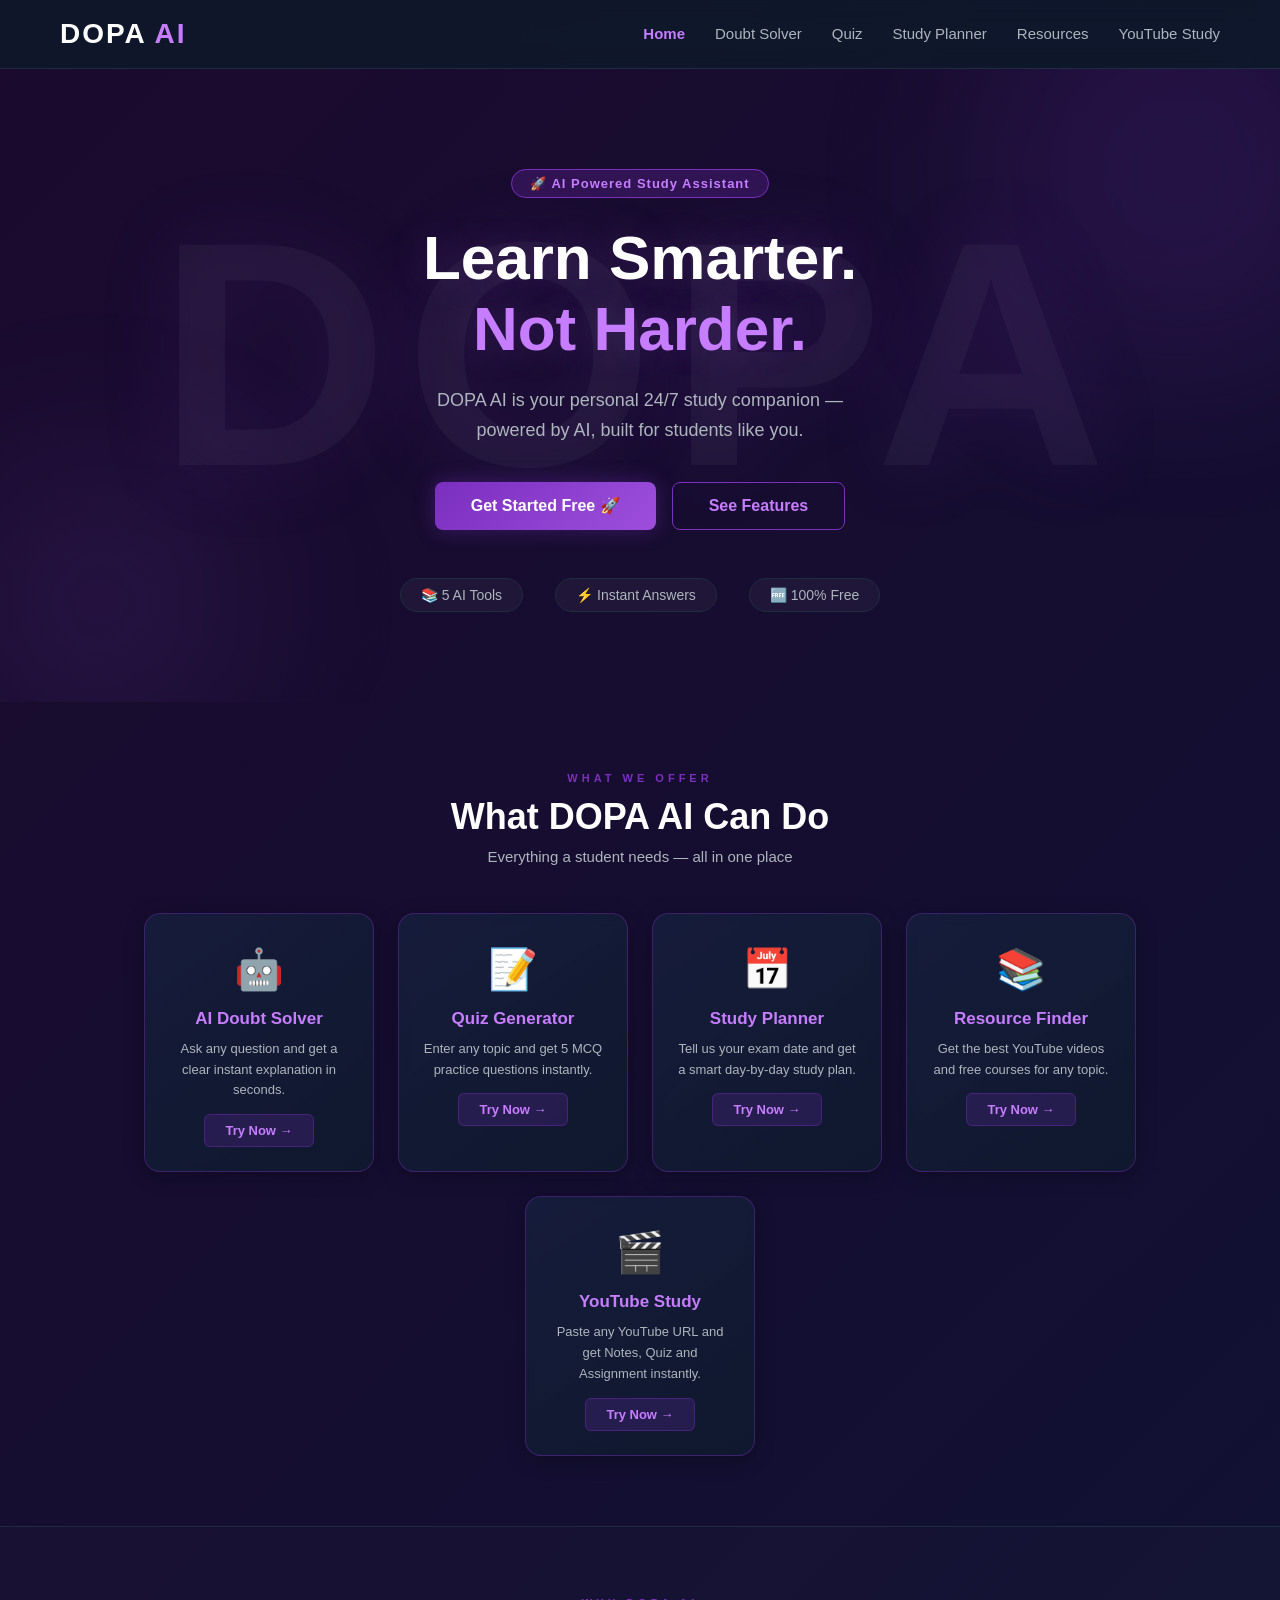
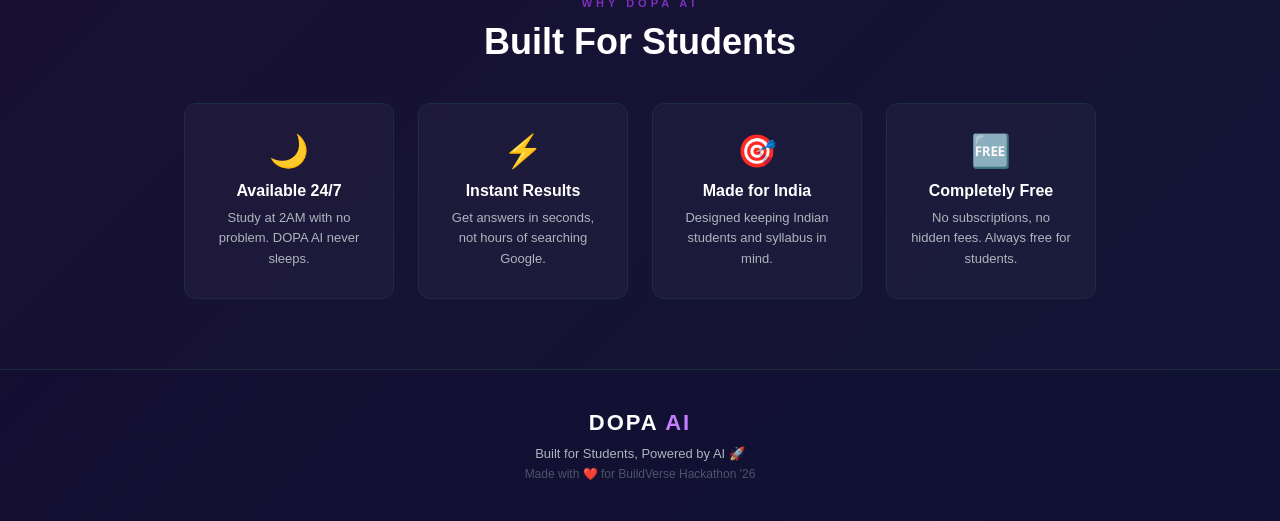
<file: index.html>
<!DOCTYPE html>
<html lang="en">
<head>
  <meta charset="UTF-8" />
  <meta name="viewport" content="width=device-width, initial-scale=1.0"/>
  <title>DOPA AI</title>
  <link rel="stylesheet" href="style.css" />
</head>
<body>

  <div class="bg-ball ball-1"></div>
  <div class="bg-ball ball-2"></div>
  <div class="bg-ball ball-3"></div>

  <nav class="navbar">
    <div class="logo">DOPA <span>AI</span></div>
    <ul class="nav-links">
      <li><a href="index.html" class="nav-active">Home</a></li>
      <li><a href="doubt.html">Doubt Solver</a></li>
      <li><a href="quiz.html">Quiz</a></li>
      <li><a href="planner.html">Study Planner</a></li>
      <li><a href="resources.html">Resources</a></li>
      <li><a href="youtube.html">YouTube Study</a></li>
      
      <li class="profile-container" id="userProfileComponent" style="display: none;">
        <div class="profile-avatar" onclick="toggleProfileDropdown(event)">
          <span id="userInitial">U</span>
        </div>
        <div class="profile-dropdown" id="profileDropdown">
          <div class="dropdown-header">
            <p class="user-display-name" id="dropdownName">Student Name</p>
            <p class="user-display-email" id="dropdownEmail">student@dopaai.com</p>
          </div>
          <hr class="dropdown-divider">
          <a href="#" class="logout-btn" onclick="handleLogout(event)">
            <span>🚪</span> Log Out
          </a>
        </div>
      </li>
    </ul>
  </nav>

  <section class="hero">
    <div class="hero-badge">🚀 AI Powered Study Assistant</div>
    <h1>Learn Smarter.<br><span>Not Harder.</span></h1>
    <p>DOPA AI is your personal 24/7 study companion —<br>powered by AI, built for students like you.</p>
    <div class="hero-buttons">
      <a href="auth.html" class="btn" id="getStartedBtn">Get Started Free 🚀</a>
      <a href="#features" class="btn-outline" id="seeFeaturesBtn">See Features</a>
    </div>
    <div class="hero-stats">
      <div class="stat">📚 5 AI Tools</div>
      <div class="stat">⚡ Instant Answers</div>
      <div class="stat">🆓 100% Free</div>
    </div>
    <div class="glow glow-1"></div>
    <div class="glow glow-2"></div>
  </section>

  <section class="features" id="features">
    <div class="features-label">WHAT WE OFFER</div>
    <h2>What DOPA AI Can Do</h2>
    <p class="features-sub">Everything a student needs — all in one place</p>
    <div class="cards">

      <div class="card">
        <div class="icon">🤖</div>
        <h3>AI Doubt Solver</h3>
        <p>Ask any question and get a clear instant explanation in seconds.</p>
        <a href="doubt.html" class="btn-small auth-gate">Try Now →</a>
      </div>

      <div class="card">
        <div class="icon">📝</div>
        <h3>Quiz Generator</h3>
        <p>Enter any topic and get 5 MCQ practice questions instantly.</p>
        <a href="quiz.html" class="btn-small auth-gate">Try Now →</a>
      </div>

      <div class="card">
        <div class="icon">📅</div>
        <h3>Study Planner</h3>
        <p>Tell us your exam date and get a smart day-by-day study plan.</p>
        <a href="planner.html" class="btn-small auth-gate">Try Now →</a>
      </div>

      <div class="card">
        <div class="icon">📚</div>
        <h3>Resource Finder</h3>
        <p>Get the best YouTube videos and free courses for any topic.</p>
        <a href="resources.html" class="btn-small auth-gate">Try Now →</a>
      </div>

      <div class="card">
        <div class="icon">🎬</div>
        <h3>YouTube Study</h3>
        <p>Paste any YouTube URL and get Notes, Quiz and Assignment instantly.</p>
        <a href="youtube.html" class="btn-small auth-gate">Try Now →</a>
      </div>

    </div>
  </section>

  <section class="why-section">
    <div class="features-label">WHY DOPA AI</div>
    <h2>Built For Students</h2>
    <div class="why-cards">
      <div class="why-card">
        <div class="why-icon">🌙</div>
        <h4>Available 24/7</h4>
        <p>Study at 2AM with no problem. DOPA AI never sleeps.</p>
      </div>
      <div class="why-card">
        <div class="why-icon">⚡</div>
        <h4>Instant Results</h4>
        <p>Get answers in seconds, not hours of searching Google.</p>
      </div>
      <div class="why-card">
        <div class="why-icon">🎯</div>
        <h4>Made for India</h4>
        <p>Designed keeping Indian students and syllabus in mind.</p>
      </div>
      <div class="why-card">
        <div class="why-icon">🆓</div>
        <h4>Completely Free</h4>
        <p>No subscriptions, no hidden fees. Always free for students.</p>
      </div>
    </div>
  </section>

  <footer>
    <div class="footer-logo">DOPA <span>AI</span></div>
    <p>Built for Students, Powered by AI 🚀</p>
    <p class="footer-sub">Made with ❤️ for BuildVerse Hackathon '26</p>
  </footer>

  <script>
    // Run core initialization as soon as document structures finish loading
    document.addEventListener("DOMContentLoaded", () => {
      initNavbarProfile();
    });

    // 1. Initialise and Display active Profile settings in the Header
    function initNavbarProfile() {
      const isUserLoggedIn = localStorage.getItem("isLoggedIn") === "true";
      const profileComponent = document.getElementById("userProfileComponent");

      if (isUserLoggedIn && profileComponent) {
        profileComponent.style.display = "inline-block";

        const activeEmail = localStorage.getItem("savedEmail") || "student@dopaai.com";
        let activeName = "Student";

        const rawData = localStorage.getItem(`user_${activeEmail.toLowerCase()}`);
        if (rawData) {
          try {
            const parsed = JSON.parse(rawData);
            activeName = parsed.name || "Student";
          } catch (e) {
            console.error("Failed to parse metadata", e);
          }
        }

        const initialText = document.getElementById("userInitial");
        const nameLabel = document.getElementById("dropdownName");
        const emailLabel = document.getElementById("dropdownEmail");

        if (initialText) initialText.innerText = activeName.charAt(0).toUpperCase();
        if (nameLabel) nameLabel.innerText = activeName;
        if (emailLabel) emailLabel.innerText = activeEmail;
      }
    }

    // 2. Open and Close dropdown menus smoothly
    function toggleProfileDropdown(event) {
      event.stopPropagation();
      const dropdown = document.getElementById("profileDropdown");
      if (dropdown) dropdown.classList.toggle("show");
    }

    window.addEventListener("click", () => {
      const dropdown = document.getElementById("profileDropdown");
      if (dropdown && dropdown.classList.contains("show")) {
        dropdown.classList.remove("show");
      }
    });

    // 3. Clear session profile validation and kick down into index
    function handleLogout(event) {
      event.preventDefault();
      const userConfirm = confirm("Are you sure you want to log out of DOPA AI?");
      if (userConfirm) {
        localStorage.removeItem("isLoggedIn");
        window.location.reload();
      }
    }

    // 4. Smart Dynamic Actions for Hero Buttons
    document.getElementById("getStartedBtn").addEventListener("click", function(e) {
      // If already logged in, change behavior to drop down to features smoothly instead of forcing a page jump
      if (localStorage.getItem("isLoggedIn") === "true") {
        e.preventDefault(); 
        document.getElementById("features").scrollIntoView({ behavior: "smooth" });
      }
    });

    document.getElementById("seeFeaturesBtn").addEventListener("click", function(e) {
      e.preventDefault();
      document.getElementById("features").scrollIntoView({ behavior: "smooth" });
    });

    // 5. Smart Redirect for individual Feature Cards
    document.querySelectorAll(".auth-gate").forEach(function(element) {
      element.addEventListener("click", function(e) {
        if (localStorage.getItem("isLoggedIn") !== "true") {
          e.preventDefault();
          window.location.href = "auth.html";
        }
      });
    });
  </script>

</body>
</html>
</file>
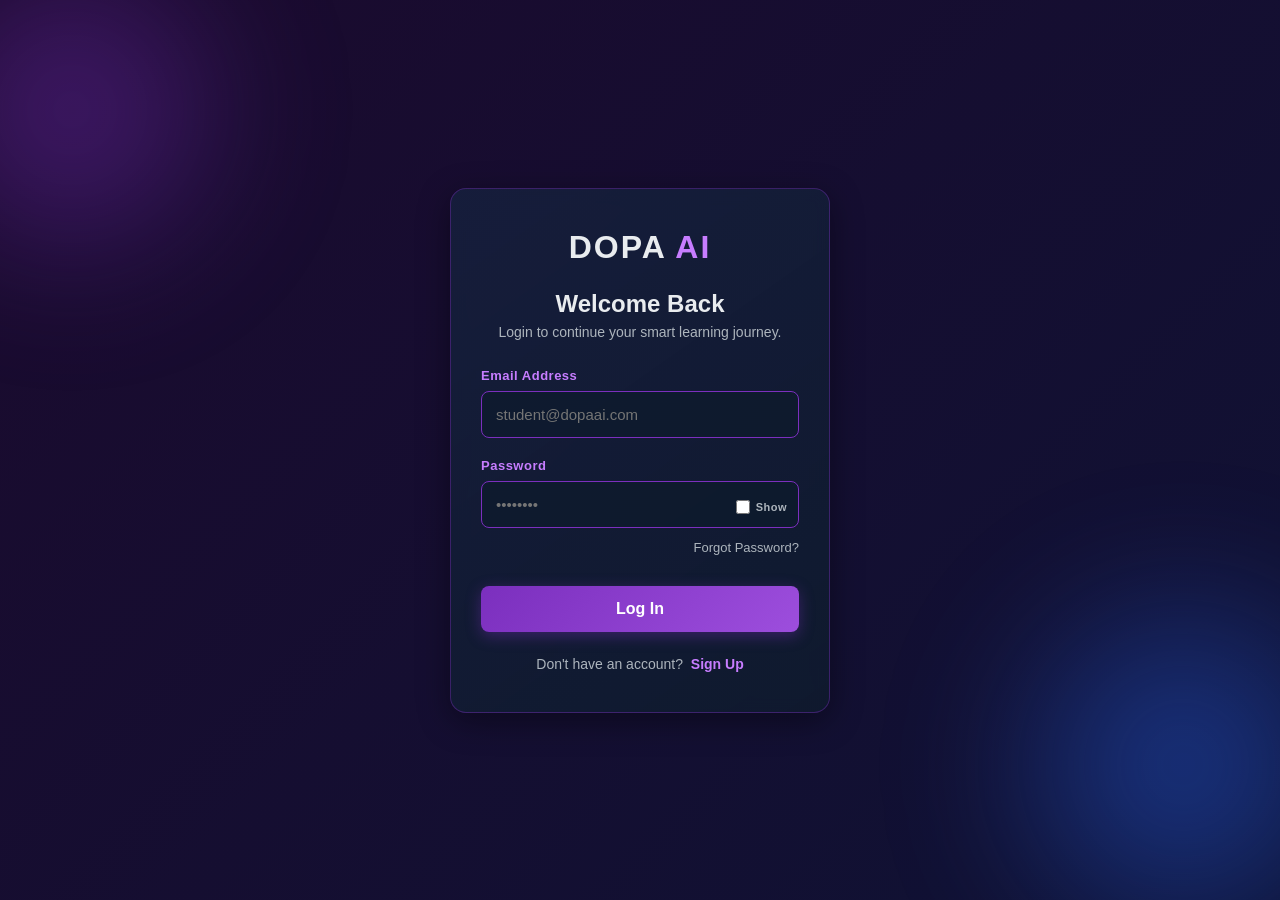
<file: auth.html>
<!DOCTYPE html>
<html lang="en">
<head>
  <meta charset="UTF-8">
  <meta name="viewport" content="width=device-width, initial-scale=1.0">
  <title>DOPA AI - Authentication</title>
  <link rel="stylesheet" href="auth.css">
</head>
<body>

  <div class="bg-ball ball-1"></div>
  <div class="bg-ball ball-2"></div>

  <div class="auth-container">
    <div class="auth-box">
      <div class="auth-logo">DOPA <span>AI</span></div>
      
      <h2 id="formTitle">Welcome Back</h2>
      <p id="formSubtitle">Login to continue your smart learning journey.</p>

      <form id="authForm" onsubmit="handleAuth(event)">
        <input type="hidden" id="currentAuthMode" value="login">

        <div class="input-group" id="nameField" style="display: none;">
          <label>Full Name</label>
          <input type="text" id="authName" placeholder="Enter your full name">
        </div>

        <div class="input-group" id="emailField">
          <label>Email Address</label>
          <input type="email" id="authEmail" placeholder="student@dopaai.com">
        </div>

        <div class="input-group" id="passwordField" style="position: relative;">
          <label>Password</label>
          <input type="password" id="authPassword" placeholder="••••••••">
          
          <div class="show-password-wrapper">
            <input type="checkbox" id="togglePasswordCheckbox" onclick="togglePasswordVisibility('authPassword', 'togglePasswordCheckbox')">
            <label for="togglePasswordCheckbox" id="checkboxLabel">Show</label>
          </div>
        </div>

        <div id="resetFields" style="display: none;">
          <div class="input-group">
            <label>New Password</label>
            <input type="password" id="newPassword" placeholder="••••••••">
          </div>
          <div class="input-group" style="position: relative; margin-bottom: 32px;">
            <label>Confirm New Password</label>
            <input type="password" id="confirmNewPassword" placeholder="••••••••">
          </div>
          
          <div class="reset-show-pass-row">
            <input type="checkbox" id="toggleResetPasswordCheckbox" onclick="toggleResetFieldsVisibility()">
            <label for="toggleResetPasswordCheckbox">Show Passwords</label>
          </div>
        </div>

        <div class="forgot-wrapper" id="forgotWrapper">
          <a href="#" class="forgot-link" onclick="switchToResetEmailMode(event)">Forgot Password?</a>
        </div>

        <button type="submit" class="auth-btn" id="submitBtn">Log In</button>
      </form>

      <div id="resetSuccessBlock" style="display: none; text-align: center;">
        <div class="success-icon">✅</div>
        <h3 style="color: #28a745; font-size: 20px; font-weight: 800; margin-bottom: 8px;">Password Reset Done!</h3>
        <p style="color: #ADB5BD; font-size: 14px; margin-bottom: 24px;">Your new password has been successfully configured.</p>
        <button class="auth-btn sub-btn" onclick="returnToLoginLayout(event)">Return to Login Page</button>
      </div>

      <div id="authSuccessBlock" style="display: none; text-align: center;">
        <div class="success-icon">🎉</div>
        <h3 id="successStatusTitle" style="color: #28a745; font-size: 20px; font-weight: 800; margin-bottom: 8px;">Login Successful!</h3>
        <p id="successStatusDesc" style="color: #ADB5BD; font-size: 14px; margin-bottom: 24px;">Welcome back to DOPA AI! Ready to unlock elite study resources?</p>
        <button class="auth-btn" onclick="enterApplicationWorkspace(event)">OK</button>
      </div>

      <div class="auth-toggle" id="authToggleContainer">
        <span id="toggleMsg">Don't have an account?</span> 
        <a href="#" id="toggleLink" onclick="toggleMode(event)">Sign Up</a>
      </div>
    </div>
  </div>

  <script src="auth.js"></script>
</body>
</html>
</file>
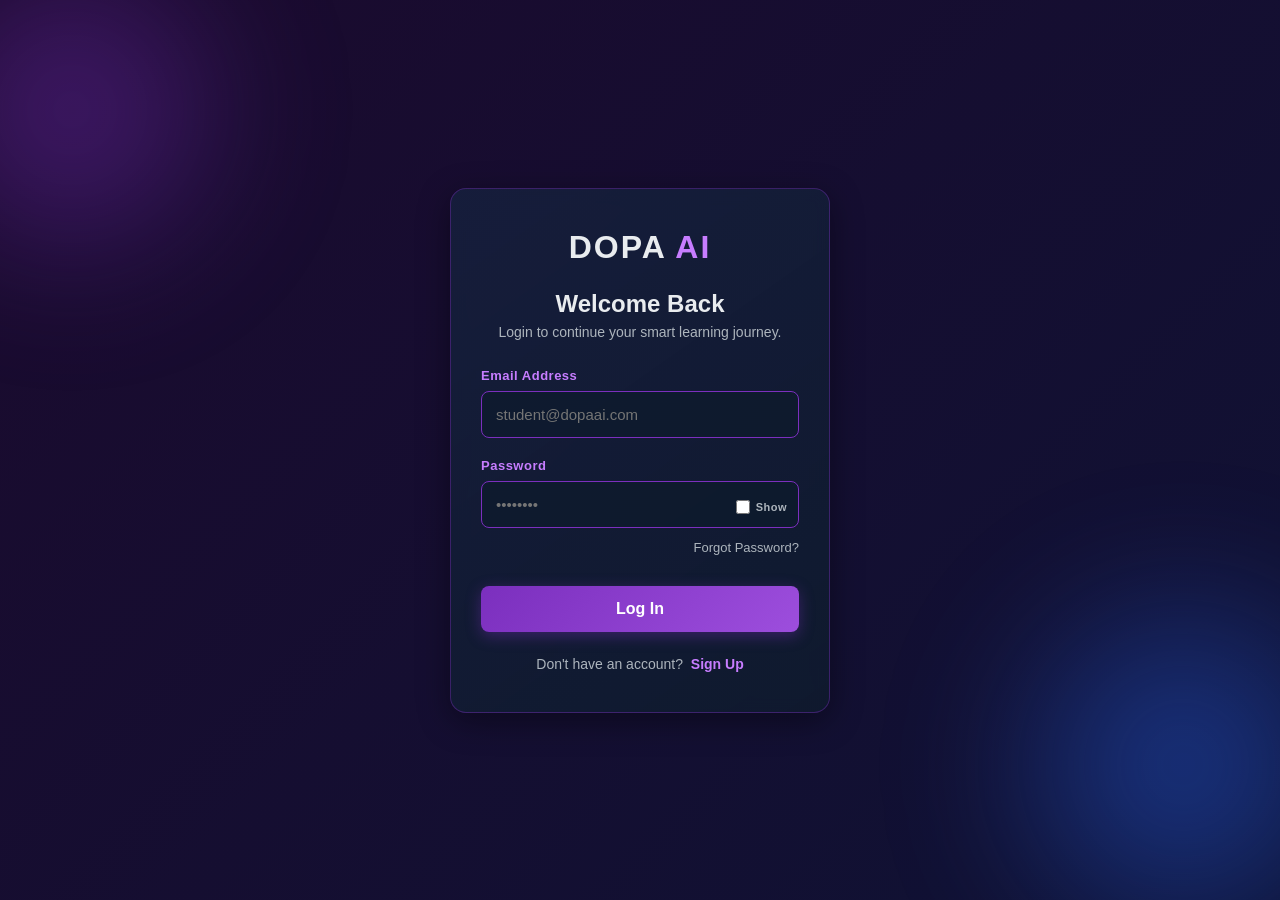
<file: planner.html>
<!DOCTYPE html>
<html lang="en">
<head>
  <meta charset="UTF-8" />
  <meta name="viewport" content="width=device-width, initial-scale=1.0"/>
  <title>DOPA AI - Study Planner</title>
  <link rel="stylesheet" href="style.css" />
  
  <script>
    if (localStorage.getItem("isLoggedIn") !== "true") {
      window.location.href = "auth.html";
    }
  </script>
</head>
<body>

  <nav class="navbar">
    <div class="logo">DOPA <span>AI</span></div>
    <ul class="nav-links">
      <li><a href="index.html">Home</a></li>
      <li><a href="doubt.html">Doubt Solver</a></li>
      <li><a href="quiz.html">Quiz</a></li>
      <li><a href="planner.html">Study Planner</a></li>
      <li><a href="resources.html">Resources</a></li>
      <li><a href="youtube.html">YouTube Study</a></li>
      
      <li class="profile-container" id="userProfileComponent" style="display: none;">
        <div class="profile-avatar" onclick="toggleProfileDropdown(event)">
          <span id="userInitial">U</span>
        </div>
        <div class="profile-dropdown" id="profileDropdown">
          <div class="dropdown-header">
            <p class="user-display-name" id="dropdownName">Student Name</p>
            <p class="user-display-email" id="dropdownEmail">student@dopaai.com</p>
          </div>
          <hr class="dropdown-divider">
          <a href="#" class="logout-btn" onclick="handleLogout(event)">
            <span>🚪</span> Log Out
          </a>
        </div>
      </li>
    </ul>
  </nav>

  <section class="tool-page">
    <div class="tool-header">
      <h1>📅 Smart Study Planner</h1>
      <p>Enter your subject and we'll build a perfect study plan for you.</p>
    </div>

    <div class="planner-step" id="step1">
      <div class="planner-step" id="step1">
        <div class="step-label">STEP 1</div>
        <h3 class="step-title">What subject do you want to study?</h3>
        <div class="tool-box">
          <input type="text" id="subjectInput"
            placeholder="e.g. Physics, Mathematics, Biology, C++..." />
          <button class="btn" onclick="loadCourses()">Next →</button>
        </div>
      </div>
    </div>

    <div class="planner-step" id="step2" style="display:none">
      <div class="step-label">STEP 2</div>
      <h3 class="step-title">What is your course or level?</h3>
      <div class="course-grid" id="courseGrid"></div>
    </div>

    <div class="planner-step" id="step3" style="display:none">
      <div class="step-label">STEP 3</div>
      <h3 class="step-title">Select topics you want to cover</h3>
      <p class="step-sub">AI generated topics for your subject and course</p>
      <div id="topicsLoading" style="display:none">
        <p style="color:#C77DFF">🤖 Generating topics... ⏳</p>
      </div>
      <div class="topics-grid" id="topicsGrid"></div>
      <div class="topics-actions">
        <button class="btn-outline-small" onclick="selectAllTopics()">Select All</button>
        <button class="btn-outline-small" onclick="clearAllTopics()">Clear All</button>
      </div>
      <button class="btn" onclick="goToStep4()" style="margin-top:16px">
        Next →
      </button>
    </div>

    <div class="planner-step" id="step4" style="display:none">
      <div class="step-label">STEP 4</div>
      <h3 class="step-title">When is your exam and how much can you study?</h3>
      <div class="tool-box">
        <label class="input-label">📅 Exam Date</label>
        <input type="date" id="examDate" />
        <label class="input-label">⏰ Study hours per day</label>
        <input type="number" id="hoursInput"
          placeholder="e.g. 3" min="1" max="12" />
        <button class="btn" onclick="generatePlan()">
          🚀 Generate My Study Plan
        </button>
      </div>
    </div>

    <div class="answer-box" id="planBox" style="display:none">
      <h3>Your Study Plan:</h3>
      <div id="planContent"></div>
    </div>

  </section>

  <footer>
    <p>DOPA AI — Built for Students, Powered by AI 🚀</p>
  </footer>

  <script src="planner.js"></script>

  <script>
    // Run initialization scripts once structural resources finish parsing
    document.addEventListener("DOMContentLoaded", () => {
      initNavbarProfile();
    });

    // Extract storage session indicators and build active user menu
    function initNavbarProfile() {
      const profileComponent = document.getElementById("userProfileComponent");
      if (profileComponent) {
        profileComponent.style.display = "inline-block";

        const activeEmail = localStorage.getItem("savedEmail") || "student@dopaai.com";
        let activeName = "Student";

        const rawData = localStorage.getItem(`user_${activeEmail.toLowerCase()}`);
        if (rawData) {
          try {
            const parsed = JSON.parse(rawData);
            activeName = parsed.name || "Student";
          } catch (e) {
            console.error("Failed to parse metadata", e);
          }
        }

        const initialText = document.getElementById("userInitial");
        const nameLabel = document.getElementById("dropdownName");
        const emailLabel = document.getElementById("dropdownEmail");

        if (initialText) initialText.innerText = activeName.charAt(0).toUpperCase();
        if (nameLabel) nameLabel.innerText = activeName;
        if (emailLabel) emailLabel.innerText = activeEmail;
      }
    }

    // Dropdown layer controls
    function toggleProfileDropdown(event) {
      event.stopPropagation();
      const dropdown = document.getElementById("profileDropdown");
      if (dropdown) dropdown.classList.toggle("show");
    }

    window.addEventListener("click", () => {
      const dropdown = document.getElementById("profileDropdown");
      if (dropdown && dropdown.classList.contains("show")) {
        dropdown.classList.remove("show");
      }
    });

    // Clear active status cookies on confirmation parameters
    function handleLogout(event) {
      event.preventDefault();
      const userConfirm = confirm("Are you sure you want to log out of DOPA AI?");
      if (userConfirm) {
        localStorage.removeItem("isLoggedIn");
        window.location.href = "index.html";
      }
    }
  </script>
</body>
</html>
</file>
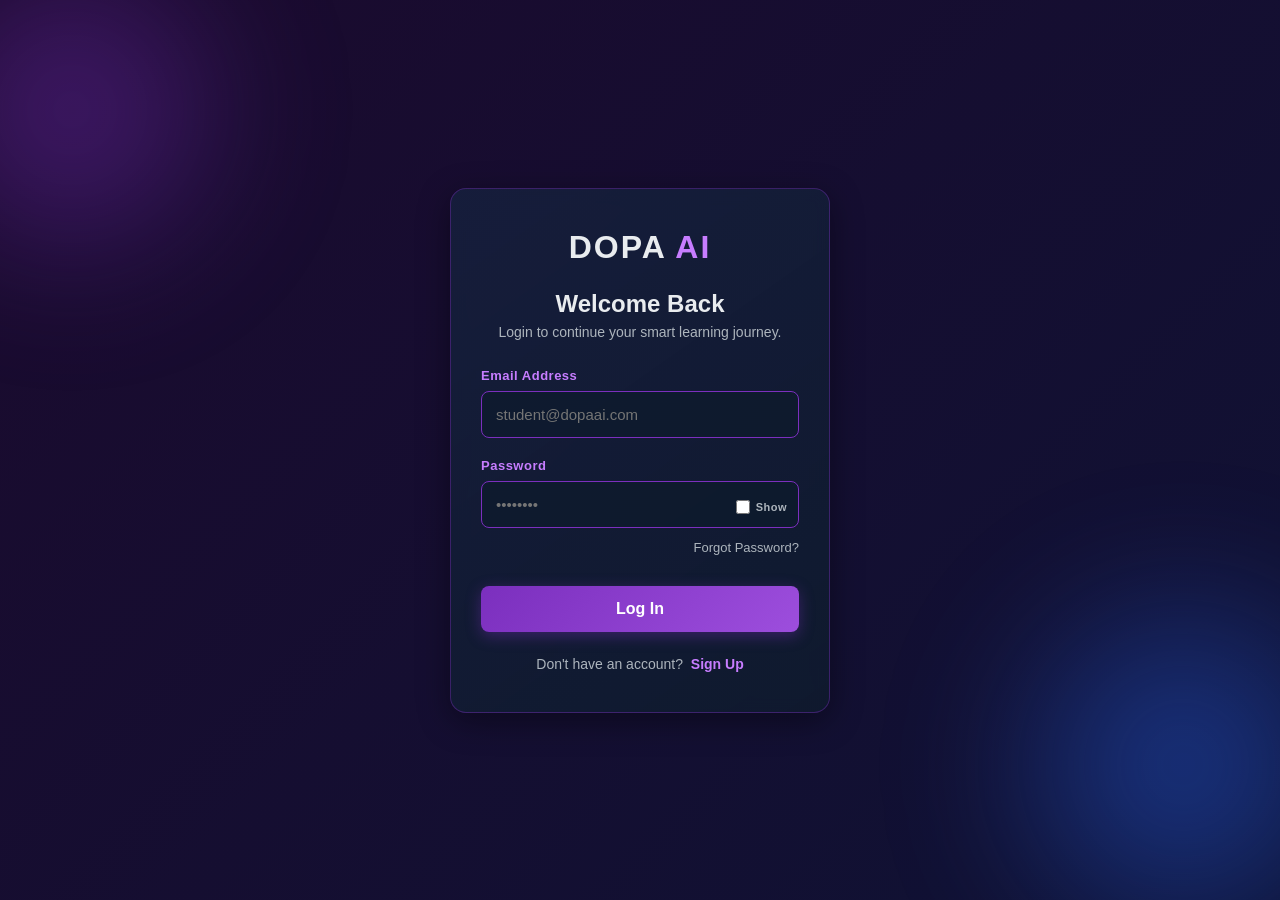
<file: quiz.html>
<!DOCTYPE html>
<html lang="en">
<head>
  <meta charset="UTF-8" />
  <meta name="viewport" content="width=device-width, initial-scale=1.0"/>
  <title>DOPA AI - Quiz Generator</title>
  <link rel="stylesheet" href="style.css" />
  
  <script>
    if (localStorage.getItem("isLoggedIn") !== "true") {
      window.location.href = "auth.html";
    }
  </script>
</head>
<body>

  <div class="bg-ball ball-1"></div>
  <div class="bg-ball ball-2"></div>
  <div class="bg-ball ball-3"></div>

  <nav class="navbar">
    <div class="logo">DOPA <span>AI</span></div>
    <ul class="nav-links">
      <li><a href="index.html">Home</a></li>
      <li><a href="doubt.html">Doubt Solver</a></li>
      <li><a href="quiz.html">Quiz</a></li>
      <li><a href="planner.html">Study Planner</a></li>
      <li><a href="resources.html">Resources</a></li>
      <li><a href="youtube.html">YouTube Study</a></li>
      
      <li class="profile-container" id="userProfileComponent" style="display: none;">
        <div class="profile-avatar" onclick="toggleProfileDropdown(event)">
          <span id="userInitial">U</span>
        </div>
        <div class="profile-dropdown" id="profileDropdown">
          <div class="dropdown-header">
            <p class="user-display-name" id="dropdownName">Student Name</p>
            <p class="user-display-email" id="dropdownEmail">student@dopaai.com</p>
          </div>
          <hr class="dropdown-divider">
          <a href="#" class="logout-btn" onclick="handleLogout(event)">
            <span>🚪</span> Log Out
          </a>
        </div>
      </li>
    </ul>
  </nav>

  <section class="tool-page">
    <div class="tool-header">
      <h1>📝 Quiz Generator</h1>
      <p>Enter any topic and get your custom MCQ practice questions instantly.</p>
    </div>

    <div class="tool-box">
      <input type="text" id="topicInput" placeholder="Enter topic... e.g. Photosynthesis" />
      
      <div class="input-wrapper" style="margin-top: 4px; margin-bottom: 4px;">
        <label class="input-label" style="display: block; margin-bottom: 8px; font-size: 13px; color: #ADB5BD; font-weight: 600;">Number of Questions</label>
        <input type="number" id="numQuestions" value="5" min="1" max="15" placeholder="Enter question count (Max 15)" />
      </div>

      <button class="btn" onclick="generateQuiz()">Generate Quiz</button>
    </div>

    <div class="answer-box" id="quizBox">
      <h2 class="topic-heading" id="quizTopic">Your Quiz:</h2>
      <div id="quizContent">
        <p style="color: #ADB5BD">Your quiz will appear here...</p>
      </div>
      <button class="btn" id="submitQuizBtn" onclick="evaluateQuizScores()" style="margin-top: 24px; width: 100%; display: none;">Submit Answers 📄</button>
    </div>

    <div class="accuracy-box" id="performanceMetricsBox" style="display: none; margin-top: 30px;">
      <h3 class="accuracy-title">Quiz Performance Analytics</h3>
      <div class="accuracy-stats">
        <div class="accuracy-stat">
          <span class="accuracy-num" id="scoreRatioLabel">0/0</span>
          <span class="accuracy-label">Correct Answers</span>
        </div>
        <div class="accuracy-stat">
          <span class="accuracy-num" id="accuracyPercentageLabel">0%</span>
          <span class="accuracy-label">Total Accuracy</span>
        </div>
      </div>
      <div class="accuracy-bar">
        <div class="accuracy-fill" id="accuracyProgressBarFill" style="width: 0%;"></div>
      </div>
      <div class="accuracy-msg" id="performanceMessageSummary">Select your answers carefully to view your report card!</div>
    </div>

  </section>

  <footer>
    <p>DOPA AI — Built for Students, Powered by AI 🚀</p>
  </footer>

  <script src="quiz.js"></script>

  <script>
    // Initialize layout setup modules as soon as resources settle
    document.addEventListener("DOMContentLoaded", () => {
      initNavbarProfile();
    });

    // Extract logged session details from local cookies array matrices
    function initNavbarProfile() {
      const profileComponent = document.getElementById("userProfileComponent");
      if (profileComponent) {
        profileComponent.style.display = "inline-block";

        const activeEmail = localStorage.getItem("savedEmail") || "student@dopaai.com";
        let activeName = "Student";

        const rawData = localStorage.getItem(`user_${activeEmail.toLowerCase()}`);
        if (rawData) {
          try {
            const parsed = JSON.parse(rawData);
            activeName = parsed.name || "Student";
          } catch (e) {
            console.error("Profile parsing error log context triggered: ", e);
          }
        }

        const initialText = document.getElementById("userInitial");
        const nameLabel = document.getElementById("dropdownName");
        const emailLabel = document.getElementById("dropdownEmail");

        if (initialText) initialText.innerText = activeName.charAt(0).toUpperCase();
        if (nameLabel) nameLabel.innerText = activeName;
        if (emailLabel) emailLabel.innerText = activeEmail;
      }
    }

    // Toggle Dropdown layers visibility configurations
    function toggleProfileDropdown(event) {
      event.stopPropagation();
      const dropdown = document.getElementById("profileDropdown");
      if (dropdown) dropdown.classList.toggle("show");
    }

    window.addEventListener("click", () => {
      const dropdown = document.getElementById("profileDropdown");
      if (dropdown && dropdown.classList.contains("show")) {
        dropdown.classList.remove("show");
      }
    });

    // Clear tracking flags and route browser view back to index landing paths
    function handleLogout(event) {
      event.preventDefault();
      const userConfirm = confirm("Are you sure you want to log out of DOPA AI?");
      if (userConfirm) {
        localStorage.removeItem("isLoggedIn");
        window.location.href = "index.html";
      }
    }
  </script>

</body>
</html>
</file>
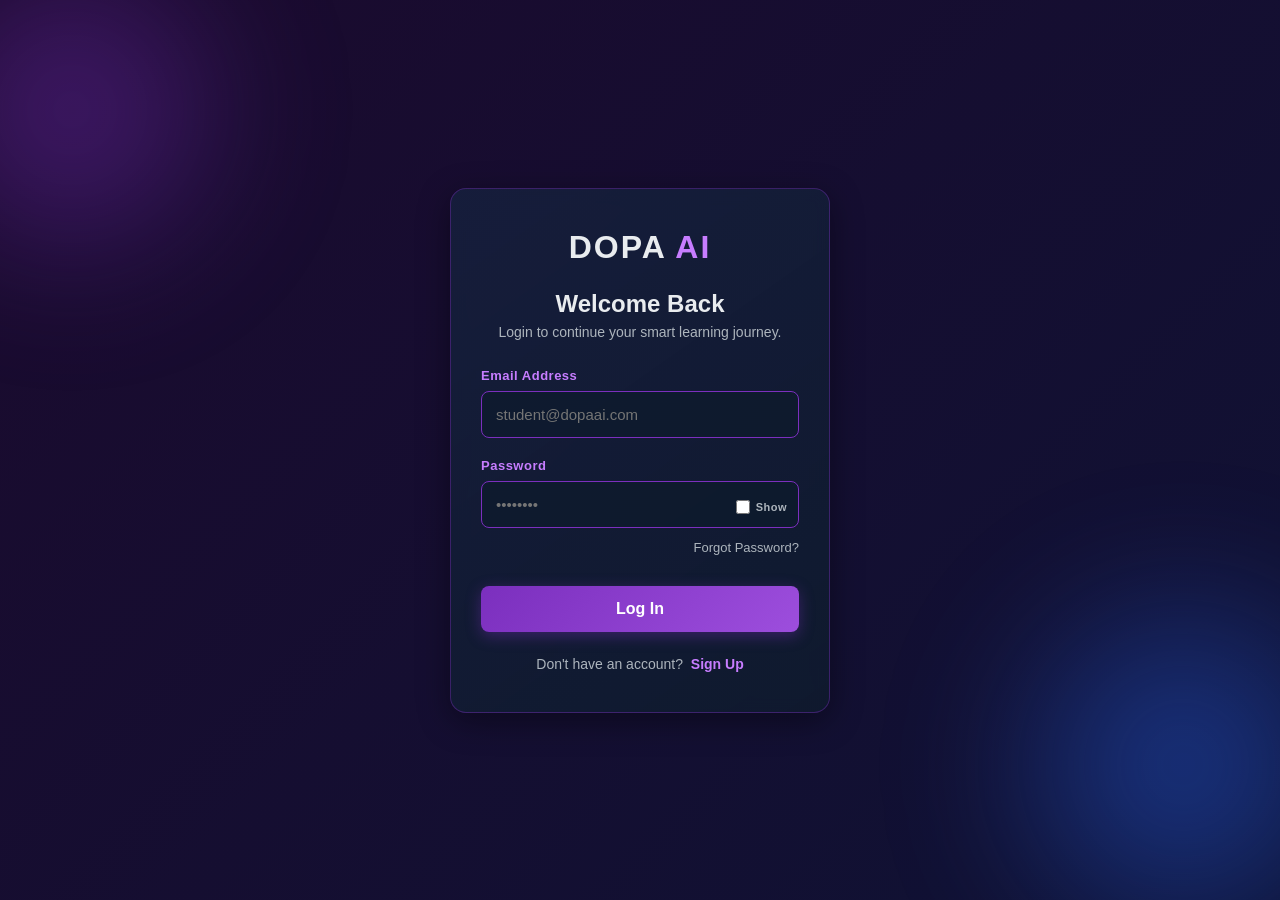
<file: resources.html>
<!DOCTYPE html>
<html lang="en">
<head>
  <meta charset="UTF-8" />
  <meta name="viewport" content="width=device-width, initial-scale=1.0"/>
  <title>DOPA AI - Resource Finder</title>
  <link rel="stylesheet" href="style.css" />
  
  <script>
    if (localStorage.getItem("isLoggedIn") !== "true") {
      window.location.href = "auth.html";
    }
  </script>
</head>
<body>

  <nav class="navbar">
    <div class="logo">DOPA <span>AI</span></div>
    <ul class="nav-links">
      <li><a href="index.html">Home</a></li>
      <li><a href="doubt.html">Doubt Solver</a></li>
      <li><a href="quiz.html">Quiz</a></li>
      <li><a href="planner.html">Study Planner</a></li>
      <li><a href="resources.html">Resources</a></li>
      <li><a href="youtube.html">YouTube Study</a></li>
      
      <li class="profile-container" id="userProfileComponent" style="display: none;">
        <div class="profile-avatar" onclick="toggleProfileDropdown(event)">
          <span id="userInitial">U</span>
        </div>
        <div class="profile-dropdown" id="profileDropdown">
          <div class="dropdown-header">
            <p class="user-display-name" id="dropdownName">Student Name</p>
            <p class="user-display-email" id="dropdownEmail">student@dopaai.com</p>
          </div>
          <hr class="dropdown-divider">
          <a href="#" class="logout-btn" onclick="handleLogout(event)">
            <span>🚪</span> Log Out
          </a>
        </div>
      </li>
    </ul>
  </nav>

  <section class="tool-page">
    <div class="tool-header">
      <h1>📚 Resource Finder</h1>
      <p>Get the best YouTube videos and courses for any topic instantly.</p>
    </div>

    <div class="tool-box">
      <input type="text" id="resourceInput"
        placeholder="Enter topic... e.g. Quadratic Equations" />
      <button class="btn" onclick="findResources()">Find Resources</button>
    </div>

    <div class="answer-box" id="resourceBox">
      <h3>Recommended Resources:</h3>
      <div id="resourceContent">
        <p style="color: #ADB5BD">Your resources will appear here...</p>
      </div>
    </div>

  </section>

  <footer>
    <p>DOPA AI — Built for Students, Powered by AI 🚀</p>
  </footer>

  <script src="resources.js"></script>

  <script>
    // Run initialization scripts once structural resources finish parsing
    document.addEventListener("DOMContentLoaded", () => {
      initNavbarProfile();
    });

    // Extract storage session indicators and build active user menu
    function initNavbarProfile() {
      const profileComponent = document.getElementById("userProfileComponent");
      if (profileComponent) {
        profileComponent.style.display = "inline-block";

        const activeEmail = localStorage.getItem("savedEmail") || "student@dopaai.com";
        let activeName = "Student";

        const rawData = localStorage.getItem(`user_${activeEmail.toLowerCase()}`);
        if (rawData) {
          try {
            const parsed = JSON.parse(rawData);
            activeName = parsed.name || "Student";
          } catch (e) {
            console.error("Failed to parse metadata", e);
          }
        }

        const initialText = document.getElementById("userInitial");
        const nameLabel = document.getElementById("dropdownName");
        const emailLabel = document.getElementById("dropdownEmail");

        if (initialText) initialText.innerText = activeName.charAt(0).toUpperCase();
        if (nameLabel) nameLabel.innerText = activeName;
        if (emailLabel) emailLabel.innerText = activeEmail;
      }
    }

    // Dropdown layer controls
    function toggleProfileDropdown(event) {
      event.stopPropagation();
      const dropdown = document.getElementById("profileDropdown");
      if (dropdown) dropdown.classList.toggle("show");
    }

    window.addEventListener("click", () => {
      const dropdown = document.getElementById("profileDropdown");
      if (dropdown && dropdown.classList.contains("show")) {
        dropdown.classList.remove("show");
      }
    });

    // Clear active status parameters on confirmation
    function handleLogout(event) {
      event.preventDefault();
      const userConfirm = confirm("Are you sure you want to log out of DOPA AI?");
      if (userConfirm) {
        localStorage.removeItem("isLoggedIn");
        window.location.href = "index.html";
      }
    }
  </script>
</body>
</html>
</file>
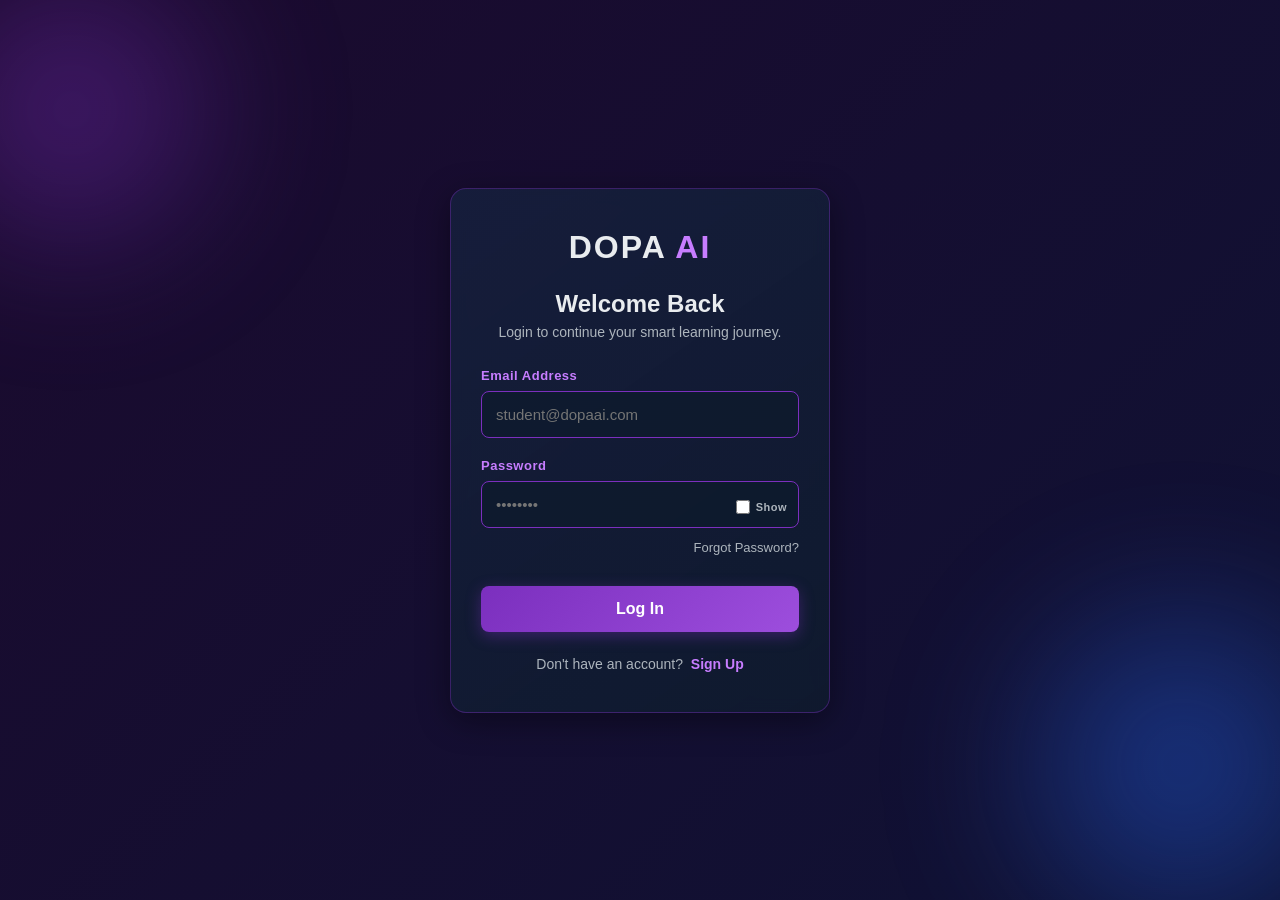
<file: youtube.html>
<!DOCTYPE html>
<html lang="en">
<head>
  <meta charset="UTF-8" />
  <meta name="viewport" content="width=device-width, initial-scale=1.0"/>
  <title>DOPA AI - YouTube Study</title>
  <link rel="stylesheet" href="style.css" />
  
  <script>
    if (localStorage.getItem("isLoggedIn") !== "true") {
      window.location.href = "auth.html";
    }
  </script>
</head>
<body>

  <div class="bg-ball ball-1"></div>
  <div class="bg-ball ball-2"></div>
  <div class="bg-ball ball-3"></div>

  <nav class="navbar">
    <div class="logo">DOPA <span>AI</span></div>
    <ul class="nav-links">
      <li><a href="index.html">Home</a></li>
      <li><a href="doubt.html">Doubt Solver</a></li>
      <li><a href="quiz.html">Quiz</a></li>
      <li><a href="planner.html">Study Planner</a></li>
      <li><a href="resources.html">Resources</a></li>
      <li><a href="youtube.html" class="nav-active">YouTube Study</a></li>
      
      <li class="profile-container" id="userProfileComponent" style="display: none;">
        <div class="profile-avatar" onclick="toggleProfileDropdown(event)">
          <span id="userInitial">U</span>
        </div>
        <div class="profile-dropdown" id="profileDropdown">
          <div class="dropdown-header">
            <p class="user-display-name" id="dropdownName">Student Name</p>
            <p class="user-display-email" id="dropdownEmail">student@dopaai.com</p>
          </div>
          <hr class="dropdown-divider">
          <a href="#" class="logout-btn" onclick="handleLogout(event)">
            <span>🚪</span> Log Out
          </a>
        </div>
      </li>
    </ul>
  </nav>

  <section class="tool-page">
    <div class="tool-header">
      <h1>🎬 YouTube Study Tool</h1>
      <p>Paste a YouTube URL — get Notes, Quiz and Assignment instantly in English.</p>
    </div>

    <div class="yt-input-box">
      <div class="yt-url-row">
        <span class="yt-icon">▶️</span>
        <input type="text" id="ytURL"
          placeholder="Paste YouTube URL here... e.g. https://youtube.com/watch?v=..."
          oninput="handleURLInput(this.value)" />
      </div>
      <div id="autoFillMsg"></div>
      <button class="btn" onclick="generateContent()">🚀 Generate Study Content</button>
    </div>

    <div id="videoPreview" class="video-preview" style="display:none">
      <iframe id="videoFrame" src="" allowfullscreen></iframe>
    </div>

    <div class="yt-tabs" id="ytTabs" style="display:none">
      <button class="yt-tab active" onclick="switchTab('notes', this)">📝 Notes</button>
      <button class="yt-tab" onclick="switchTab('quiz', this)">❓ Quiz</button>
      <button class="yt-tab" onclick="switchTab('assignment', this)">📋 Assignment</button>
    </div>

    <div id="notesContent" class="tab-content answer-box" style="display:none"></div>
    <div id="quizContent" class="tab-content answer-box" style="display:none"></div>
    <div id="assignmentContent" class="tab-content answer-box" style="display:none"></div>

  </section>

  <footer>
    <p>DOPA AI — Built for Students, Powered by AI 🚀</p>
  </footer>

  <script src="youtube.js"></script>

  <script>
    // Initialize layout setup modules as soon as document assets resolve
    document.addEventListener("DOMContentLoaded", () => {
      initNavbarProfile();
    });

    // Extract logged account descriptors out of local cache database
    function initNavbarProfile() {
      const profileComponent = document.getElementById("userProfileComponent");
      if (profileComponent) {
        profileComponent.style.display = "inline-block";

        const activeEmail = localStorage.getItem("savedEmail") || "student@dopaai.com";
        let activeName = "Student";

        const rawData = localStorage.getItem(`user_${activeEmail.toLowerCase()}`);
        if (rawData) {
          try {
            const parsed = JSON.parse(rawData);
            activeName = parsed.name || "Student";
          } catch (e) {
            console.error("Failed parsing metadata profile mapping array structural block: ", e);
          }
        }

        const initialText = document.getElementById("userInitial");
        const nameLabel = document.getElementById("dropdownName");
        const emailLabel = document.getElementById("dropdownEmail");

        if (initialText) initialText.innerText = activeName.charAt(0).toUpperCase();
        if (nameLabel) nameLabel.innerText = activeName;
        if (emailLabel) emailLabel.innerText = activeEmail;
      }
    }

    // Handle dropdown tracking visibility layer triggers
    function toggleProfileDropdown(event) {
      event.stopPropagation();
      const dropdown = document.getElementById("profileDropdown");
      if (dropdown) dropdown.classList.toggle("show");
    }

    window.addEventListener("click", () => {
      const dropdown = document.getElementById("profileDropdown");
      if (dropdown && dropdown.classList.contains("show")) {
        dropdown.classList.remove("show");
      }
    });

    // Clear runtime authentication cookies flags and boot browser window back to index paths
    function handleLogout(event) {
      event.preventDefault();
      const userConfirm = confirm("Are you sure you want to log out of DOPA AI?");
      if (userConfirm) {
        localStorage.removeItem("isLoggedIn");
        window.location.href = "index.html";
      }
    }
  </script>

</body>
</html>
</file>
<file: style.css>
/* ==========================================================================
   SECTION 1: GLOBAL BASE STYLES & LAYOUT ANIMATIONS
   Target Files: All HTML Files (index, doubt, quiz, planner, resources, youtube, auth)
   Target Scripts: Global Ecosystem Initialization
   ========================================================================== */

* {
  margin: 0;
  padding: 0;
  box-sizing: border-box;
}

html {
  scroll-behavior: smooth;
}

body {
  font-family: 'Segoe UI', sans-serif;
  color: #E9ECEF;
  overflow-x: hidden;
  min-height: 100vh;
  margin: 0;
  padding: 0;
  
  /* FIXED: Combined base colors into a high-performance 4-way linear gradient */
  background: linear-gradient(-45deg, #0D1B2A, #150E28, #0B1536, #1B0A2E);
  background-size: 400% 400%;
  animation: moveGradient 20s ease infinite;
}

/* FIXED: Smooth global layout hardware acceleration keyframes */
@keyframes moveGradient {
  0% { background-position: 0% 50%; }
  50% { background-position: 100% 50%; }
  100% { background-position: 0% 50%; }
}


/* ==========================================================================
   SECTION 2: SHARED NAVBAR UI COMPONENT
   Target Files: All HTML Files (Universal Navigation Layout)
   Target Scripts: auth.js (Profile Mapping Controls)
   ========================================================================== */

.navbar {
  display: flex;
  justify-content: space-between;
  align-items: center;
  padding: 18px 60px;
  /* FIXED: Adjusted opacity down slightly to let background colors blend cleanly */
  background-color: rgba(13, 27, 42, 0.75);
  border-bottom: 1px solid #1e2d3d;
  position: sticky;
  top: 0;
  z-index: 100;
  backdrop-filter: blur(10px);
  -webkit-backdrop-filter: blur(10px);
}

.logo {
  font-size: 28px;
  font-weight: 900;
  color: #fff;
  letter-spacing: 2px;
}

.logo span {
  color: #C77DFF;
}

.nav-links {
  list-style: none;
  display: flex;
  gap: 30px;
}

.nav-links a {
  color: #ADB5BD;
  text-decoration: none;
  font-size: 15px;
  transition: color 0.3s;
}

.nav-links a:hover {
  color: #C77DFF;
}

.nav-active {
  color: #C77DFF !important;
  font-weight: 700;
}


/* ==========================================================================
   SECTION 3: LANDING PAGE HERO STYLING (WITH PREMIUM BACKGROUND WATERMARK)
   Target Files: index.html (Main Workspace Gateway)
   Target Scripts: Landing Animations Controller
   ========================================================================== */

.hero {
  text-align: center;
  padding: 100px 20px 90px;
  position: relative;
  overflow: hidden;
  background: transparent; /* FIXED: Overrides any native structural defaults */
  z-index: 1; /* Establishes a localized stacking index for children */
}

/* ADDED: Massive Premium Background Watermark Text */
.hero::before {
  content: "DOPA";
  position: absolute;
  top: 45%;
  left: 50%;
  transform: translate(-50%, -50%);
  
  /* Responsive typography scaling to perfectly fit small phones up to wide monitors */
  font-size: clamp(12rem, 25vw, 24rem); 
  font-weight: 900;
  letter-spacing: 0.05em;
  
  /* Semi-transparent tint to embed purely as an environmental element */
  color: rgba(255, 255, 255, 0.035); 
  
  /* Adds ambient cyber-glow directly behind the large watermark characters */
  text-shadow: 0 0 80px rgba(123, 47, 190, 0.15);
  
  /* CRITICAL ISOLATION GUARDS */
  z-index: -1;          /* Pinpoint-locks it securely BEHIND foreground components */
  pointer-events: none; /* Allows direct pointer clicking right through the layer */
  user-select: none;    /* Disables highlighted selection rings during drag gestures */
}

/* FIXED: Explicitly layered foreground elements to rest safely over the watermark */
.hero-badge,
.hero h1,
.hero p,
.hero-buttons,
.hero-stats {
  position: relative;
  z-index: 2; /* Securely overrides watermark stack level (-1) */
}

.hero-badge {
  display: inline-block;
  background: rgba(123, 47, 190, 0.25);
  border: 1px solid #7B2FBE;
  color: #C77DFF;
  padding: 6px 18px;
  border-radius: 20px;
  font-size: 13px;
  font-weight: 600;
  margin-bottom: 24px;
  letter-spacing: 1px;
}

.hero h1 {
  font-size: 62px;
  font-weight: 900;
  color: #fff;
  line-height: 1.15;
  margin-bottom: 20px;
  text-shadow: 0 0 40px rgba(199, 125, 255, 0.2);
}

.hero h1 span {
  color: #C77DFF;
}

.hero p {
  font-size: 18px;
  color: #ADB5BD;
  margin-bottom: 36px;
  line-height: 1.7;
}

.hero-buttons {
  display: flex;
  gap: 16px;
  justify-content: center;
  margin-bottom: 48px;
}


/* ==========================================================================
   SECTION 4: CORE BUTTON UI COMPONENTS
   Target Files: All Front-Facing HTML Dynamic Views
   Target Scripts: Form Submissions, Workspace Actions, State Toggles
   ========================================================================== */

.btn {
  background: linear-gradient(135deg, #7B2FBE, #9D4EDD);
  color: #fff;
  padding: 14px 36px;
  border-radius: 8px;
  text-decoration: none;
  font-size: 16px;
  font-weight: 700;
  transition: all 0.3s;
  box-shadow: 0 0 20px rgba(123, 47, 190, 0.4);
  border: none;
  cursor: pointer;
}

.btn:hover {
  transform: translateY(-2px);
  box-shadow: 0 0 30px rgba(157, 78, 221, 0.6);
}

.btn-outline {
  background: transparent;
  color: #C77DFF;
  padding: 14px 36px;
  border-radius: 8px;
  text-decoration: none;
  font-size: 16px;
  font-weight: 700;
  border: 1px solid #7B2FBE;
  transition: all 0.3s;
}

.btn-outline:hover {
  background: rgba(123, 47, 190, 0.15);
  transform: translateY(-2px);
}

.btn-small {
  background: rgba(123, 47, 190, 0.2);
  color: #C77DFF;
  padding: 8px 20px;
  border-radius: 6px;
  text-decoration: none;
  font-size: 13px;
  font-weight: 600;
  border: 1px solid rgba(123, 47, 190, 0.4);
  transition: all 0.3s;
}

.btn-small:hover {
  background: rgba(123, 47, 190, 0.4);
  transform: translateX(4px);
}


/* ==========================================================================
   SECTION 5: BACKGROUND GLOW MATRIX & HERO STATISTICS
   Target Files: index.html (Landing Metrics Framework)
   Target Scripts: Environmental Theme Engines
   ========================================================================== */

.hero-stats {
  display: flex;
  gap: 32px;
  justify-content: center;
}

.stat {
  font-size: 14px;
  color: #ADB5BD;
  background: rgba(255, 255, 255, 0.04);
  padding: 8px 20px;
  border-radius: 20px;
  border: 1px solid #1e2d3d;
}

.glow {
  position: absolute;
  border-radius: 50%;
  filter: blur(80px);
  z-index: -1;
}

.glow-1 {
  width: 400px;
  height: 400px;
  background: rgba(123, 47, 190, 0.15);
  top: -100px;
  right: -100px;
}

.glow-2 {
  width: 300px;
  height: 300px;
  background: rgba(157, 78, 221, 0.1);
  bottom: -50px;
  left: -50px;
}


/* ==========================================================================
   SECTION 6: FEATURE INDEX SHOWCASE & TRADITIONAL GRIDS
   Target Files: index.html (Application Toolkit Display Menu)
   Target Scripts: Navigation Routing Anchors
   ========================================================================== */

.features {
  padding: 70px 60px;
  text-align: center;
  background: transparent;
}

.features-label {
  font-size: 11px;
  font-weight: 700;
  color: #7B2FBE;
  letter-spacing: 4px;
  margin-bottom: 12px;
}

.features h2 {
  font-size: 36px;
  font-weight: 800;
  margin-bottom: 10px;
  color: #fff;
}

.features-sub {
  font-size: 15px;
  color: #ADB5BD;
  margin-bottom: 48px;
}

.cards {
  display: flex;
  gap: 24px;
  justify-content: center;
  flex-wrap: wrap;
}

.card {
  /* FIXED: Adjusted gradient alpha values to show underlying animation flow */
  background: linear-gradient(145deg, rgba(22, 33, 62, 0.75), rgba(15, 26, 46, 0.85));
  backdrop-filter: blur(5px);
  border: 1px solid rgba(123, 47, 190, 0.4);
  border-radius: 16px;
  padding: 32px 24px;
  width: 230px;
  transition: all 0.3s;
  box-shadow: 0 4px 20px rgba(0,0,0,0.3);
}

.card:hover {
  transform: translateY(-8px);
  border-color: #9D4EDD;
  box-shadow: 0 8px 30px rgba(123, 47, 190, 0.3);
}

.icon {
  font-size: 40px;
  margin-bottom: 16px;
}

.card h3 {
  font-size: 17px;
  font-weight: 700;
  color: #C77DFF;
  margin-bottom: 10px;
}

.card p {
  font-size: 13px;
  color: #ADB5BD;
  margin-bottom: 20px;
  line-height: 1.6;
}


/* ==========================================================================
   SECTION 7: VALUE PROPOSITION (WHY CHOOSE SECTION)
   Target Files: index.html (Product Competitive Analysis Blocks)
   Target Scripts: UI Layout Performance Loops
   ========================================================================== */

.why-section {
  padding: 70px 60px;
  text-align: center;
  /* FIXED: Translucent overlay background block instead of solid gray tints */
  background: rgba(255, 255, 255, 0.01);
  border-top: 1px solid #1e2d3d;
  border-bottom: 1px solid #1e2d3d;
}

.why-section h2 {
  font-size: 36px;
  font-weight: 800;
  color: #fff;
  margin-bottom: 40px;
}

.why-cards {
  display: flex;
  gap: 24px;
  justify-content: center;
  flex-wrap: wrap;
}

.why-card {
  background: rgba(255, 255, 255, 0.03);
  border: 1px solid #1e2d3d;
  border-radius: 12px;
  padding: 28px 24px;
  width: 210px;
  transition: all 0.3s;
}

.why-card:hover {
  border-color: #7B2FBE;
  background: rgba(123, 47, 190, 0.08);
}

.why-icon {
  font-size: 32px;
  margin-bottom: 12px;
}

.why-card h4 {
  font-size: 16px;
  font-weight: 700;
  color: #fff;
  margin-bottom: 8px;
}

.why-card p {
  font-size: 13px;
  color: #ADB5BD;
  line-height: 1.6;
}


/* ==========================================================================
   SECTION 8: UNIVERSAL UTILITY FOOTER COMPONENT
   Target Files: All Front-Facing Workspace HTML Frameworks
   Target Scripts: Footer Copyright Calculations Engine
   ========================================================================== */

footer {
  text-align: center;
  padding: 40px 20px;
  color: #ADB5BD;
  font-size: 13px;
  background: transparent;
}

.footer-logo {
  font-size: 22px;
  font-weight: 900;
  color: #fff;
  letter-spacing: 2px;
  margin-bottom: 10px;
}

.footer-logo span {
  color: #C77DFF;
}

.footer-sub {
  margin-top: 6px;
  font-size: 12px;
  color: #4a5568;
}


/* ==========================================================================
   SECTION 9: SYSTEM WORKSPACE TOOL CONTROLLERS (TEXTAREAS & INPUTS)
   Target Files: doubt.html, quiz.html, planner.html, youtube.html
   Target Scripts: Processing Parameter Ingestion Loops
   ========================================================================== */

.tool-page {
  max-width: 750px;
  margin: 60px auto;
  padding: 0 20px;
}

.tool-header {
  text-align: center;
  margin-bottom: 36px;
}

.tool-header h1 {
  font-size: 38px;
  font-weight: 900;
  color: #fff;
  margin-bottom: 10px;
}

.tool-header p {
  font-size: 16px;
  color: #ADB5BD;
}

.tool-box {
  display: flex;
  flex-direction: column;
  gap: 16px;
}

textarea {
  width: 100%;
  height: 140px;
  background-color: rgba(22, 33, 62, 0.85);
  border: 1px solid #7B2FBE;
  border-radius: 10px;
  padding: 16px;
  color: #fff;
  font-size: 15px;
  resize: none;
  font-family: 'Segoe UI', sans-serif;
}

textarea:focus {
  outline: none;
  border-color: #C77DFF;
}

input[type="text"],
input[type="date"],
input[type="number"] {
  width: 100%;
  background-color: rgba(22, 33, 62, 0.85);
  border: 1px solid #7B2FBE;
  border-radius: 10px;
  padding: 16px;
  color: #fff;
  font-size: 15px;
  font-family: 'Segoe UI', sans-serif;
}

input[type="text"]:focus,
input[type="date"]:focus,
input[type="number"]:focus {
  outline: none;
  border-color: #C77DFF;
}

.answer-box {
  margin-top: 30px;
  background: linear-gradient(145deg, rgba(22, 33, 62, 0.8), rgba(15, 26, 46, 0.9));
  backdrop-filter: blur(5px);
  border: 1px solid rgba(123, 47, 190, 0.4);
  border-radius: 12px;
  padding: 28px;
  line-height: 1.8;
  box-shadow: 0 4px 20px rgba(0,0,0,0.3);
}

.answer-box h3 {
  color: #C77DFF;
  font-size: 14px;
  margin-bottom: 16px;
  text-transform: uppercase;
  letter-spacing: 2px;
}

.answer-box p {
  color: #E9ECEF;
  font-size: 15px;
  white-space: pre-wrap;
}


/* ==========================================================================
   SECTION 10: INTERACTIVE MULTIPLE CHOICE QUIZ ARCHITECTURE
   Target Files: quiz.html (Dynamic Exam Simulator)
   Target Scripts: quiz.js (Real-time Options Selection and Verification Engines)
   ========================================================================== */

.topic-heading {
  font-size: 28px;
  font-weight: 900;
  color: #fff;
  margin-bottom: 20px;
  padding-bottom: 12px;
  border-bottom: 2px solid #7B2FBE;
}

.question-block {
  margin-bottom: 24px;
  padding-bottom: 20px;
  border-bottom: 1px solid #1e2d3d;
}

.question-block h4 {
  color: #C77DFF;
  font-size: 15px;
  margin-bottom: 12px;
  line-height: 1.5;
}

.option {
  background-color: rgba(13, 27, 42, 0.6);
  border: 1px solid #1e2d3d;
  border-radius: 8px;
  padding: 10px 16px;
  margin-bottom: 8px;
  font-size: 14px;
  color: #E9ECEF;
  cursor: pointer;
  transition: all 0.2s;
}

.option:hover {
  border-color: #7B2FBE;
  color: #C77DFF;
}

.correct {
  border-color: #28a745 !important;
  color: #28a745 !important;
}

.wrong {
  border-color: #dc3545 !important;
  color: #dc3545 !important;
}


/* ==========================================================================
   SECTION 11: SYSTEM ACADEMIC STUDY PLANNER TEMPLATES
   Target Files: planner.html (AI Automated Scheduler System)
   Target Scripts: planner.js (Syllabus Array Block Parsers)
   ========================================================================== */

.plan-subject-heading {
  font-size: 32px;
  font-weight: 900;
  color: #ffffff;
  margin-bottom: 8px;
  padding-bottom: 10px;
  border-bottom: 3px solid #7B2FBE;
}

.plan-meta {
  font-size: 13px;
  color: #ADB5BD;
  margin-bottom: 20px;
}

.plan-divider {
  height: 1px;
  background-color: #1e2d3d;
  margin-bottom: 24px;
}

.day-block {
  background: linear-gradient(145deg, rgba(15, 26, 46, 0.8), rgba(13, 27, 42, 0.8));
  border: 1px solid #1e2d3d;
  border-left: 4px solid #7B2FBE;
  border-radius: 8px;
  padding: 18px 20px;
  margin-bottom: 14px;
  transition: all 0.2s;
}

.day-block:hover {
  border-left-color: #C77DFF;
  box-shadow: 0 4px 15px rgba(123, 47, 190, 0.2);
}

.day-block-heading {
  font-size: 18px;
  font-weight: 800;
  color: #C77DFF;
  margin-bottom: 10px;
}

.day-topic {
  font-size: 15px;
  color: #ffffff;
  margin-bottom: 6px;
}

.day-time {
  font-size: 13px;
  color: #ADB5BD;
  margin-bottom: 6px;
}

.day-content {
  font-size: 13px;
  color: #E9ECEF;
  line-height: 1.6;
}


/* ==========================================================================
   SECTION 12: CORE AI DOUBT SOLVER WRAPPERS
   Target Files: doubt.html (Real-time Explanation Console)
   Target Scripts: doubt.js (Groq Context Ingestion Pipeline)
   ========================================================================== */

.sub-question {
  font-size: 22px;
  font-weight: 800;
  color: #C77DFF;
  margin-top: 24px;
  margin-bottom: 4px;
}

.point-heading {
  font-size: 15px;
  font-weight: 700;
  color: #ffffff;
  margin-top: 10px;
  margin-bottom: 2px;
}

.answer-content {
  font-size: 14px;
  color: #E9ECEF;
  line-height: 1.7;
  margin-top: 4px;
}

.answer-para {
  font-size: 14px;
  color: #E9ECEF;
  line-height: 1.7;
  margin-top: 4px;
  margin-bottom: 8px;
}


/* ==========================================================================
   SECTION 13: RESOURCE DIRECTORY & CURATED LINKS CARDS
   Target Files: resources.html (Academic Materials Catalog)
   Target Scripts: Static Link Routers
   ========================================================================== */

.resource-section {
  margin-bottom: 28px;
}

.resource-section-title {
  font-size: 18px;
  font-weight: 800;
  color: #C77DFF;
  margin-bottom: 14px;
  padding-bottom: 8px;
  border-bottom: 1px solid #1e2d3d;
}

.youtube-card {
  display: flex;
  justify-content: space-between;
  align-items: center;
  background: linear-gradient(145deg, rgba(15, 26, 46, 0.8), rgba(13, 27, 42, 0.8));
  border: 1px solid #1e2d3d;
  border-left: 4px solid #ff0000;
  border-radius: 8px;
  padding: 14px 16px;
  margin-bottom: 10px;
  transition: all 0.2s;
}

.youtube-card:hover {
  border-left-color: #ff4444;
  box-shadow: 0 4px 15px rgba(255, 0, 0, 0.15);
}

.youtube-info {
  display: flex;
  flex-direction: column;
  gap: 4px;
}

.youtube-channel {
  font-size: 14px;
  font-weight: 700;
  color: #ffffff;
}

.youtube-title {
  font-size: 12px;
  color: #ADB5BD;
}

.youtube-btn {
  background: #ff0000;
  color: white;
  padding: 7px 16px;
  border-radius: 6px;
  text-decoration: none;
  font-size: 13px;
  font-weight: 700;
  transition: all 0.2s;
  white-space: nowrap;
}

.youtube-btn:hover {
  background: #cc0000;
  transform: scale(1.05);
}

.website-card {
  display: flex;
  justify-content: space-between;
  align-items: center;
  background: linear-gradient(145deg, rgba(15, 26, 46, 0.8), rgba(13, 27, 42, 0.8));
  border: 1px solid #1e2d3d;
  border-left: 4px solid #7B2FBE;
  border-radius: 8px;
  padding: 14px 16px;
  margin-bottom: 10px;
  transition: all 0.2s;
}

.website-card:hover {
  border-left-color: #C77DFF;
  box-shadow: 0 4px 15px rgba(123, 47, 190, 0.2);
}

.website-info {
  display: flex;
  flex-direction: column;
  gap: 4px;
}

.website-name {
  font-size: 14px;
  font-weight: 700;
  color: #ffffff;
}

.website-desc {
  font-size: 12px;
  color: #ADB5BD;
}

.website-btn {
  background: #7B2FBE;
  color: white;
  padding: 7px 16px;
  border-radius: 6px;
  text-decoration: none;
  font-size: 13px;
  font-weight: 700;
  transition: all 0.2s;
  white-space: nowrap;
}

.website-btn:hover {
  background: #9D4EDD;
  transform: scale(1.05);
}

.tip-card {
  background: rgba(123, 47, 190, 0.1);
  border: 1px solid rgba(123, 47, 190, 0.3);
  border-radius: 8px;
  padding: 12px 16px;
  margin-bottom: 10px;
  font-size: 14px;
  color: #E9ECEF;
  line-height: 1.6;
}

.plan-text {
  color: #E9ECEF;
  font-size: 15px;
  line-height: 2;
}


/* ==========================================================================
   SECTION 14: MIC INTEGRATION & HARDWARE CAPTURE SIGNALS
   Target Files: doubt.html (Voice-to-Text Command Field)
   Target Scripts: doubt.js (Browser WebSpeech Audio Pipeline API)
   ========================================================================== */

.input-wrapper {
  position: relative;
  width: 100%;
}

.input-wrapper textarea {
  width: 100%;
  padding-right: 60px;
}

.mic-btn {
  position: absolute;
  right: 12px;
  bottom: 12px;
  background: rgba(123, 47, 190, 0.3);
  border: 1px solid #7B2FBE;
  border-radius: 8px;
  padding: 8px 12px;
  font-size: 20px;
  cursor: pointer;
  transition: all 0.3s;
  color: white;
}

.mic-btn:hover {
  background: rgba(123, 47, 190, 0.6);
  transform: scale(1.1);
}

.mic-active {
  background: rgba(220, 53, 69, 0.4) !important;
  border-color: #dc3545 !important;
  animation: micPulse 1s infinite;
}

@keyframes micPulse {
  0% { box-shadow: 0 0 0 0 rgba(220, 53, 69, 0.4); }
  70% { box-shadow: 0 0 0 10px rgba(220, 53, 69, 0); }
  100% { box-shadow: 0 0 0 0 rgba(220, 53, 69, 0); }
}

.mic-listening {
  color: #C77DFF;
  font-size: 13px;
  margin-top: 8px;
  text-align: center;
  animation: pulse 1s infinite;
}

.mic-done {
  color: #28a745;
  font-size: 13px;
  margin-top: 8px;
  text-align: center;
}

.mic-error {
  color: #dc3545;
  font-size: 13px;
  margin-top: 8px;
  text-align: center;
}

@keyframes pulse {
  0% { opacity: 1; }
  50% { opacity: 0.5; }
  100% { opacity: 1; }
}


/* ==========================================================================
   SECTION 15: FILE UPLOADER & GRAPHICS INPUT CHANNELS
   Target Files: doubt.html (Vision Processing System)
   Target Scripts: doubt.js (Image Render FileReader Streams)
   ========================================================================== */

.upload-section {
  width: 100%;
}

.upload-label {
  display: flex;
  align-items: center;
  gap: 12px;
  background: rgba(22, 33, 62, 0.85);
  border: 2px dashed #7B2FBE;
  border-radius: 10px;
  padding: 16px 20px;
  cursor: pointer;
  transition: all 0.3s;
  color: #ADB5BD;
  font-size: 14px;
}

.upload-label:hover {
  border-color: #C77DFF;
  background: rgba(123, 47, 190, 0.1);
  color: #C77DFF;
}

.upload-icon {
  font-size: 24px;
}

#imagePreview {
  display: flex;
  align-items: center;
  gap: 16px;
  background: rgba(22, 33, 62, 0.85);
  border: 1px solid #28a745;
  border-radius: 10px;
  padding: 12px 16px;
}

#previewImg {
  width: 80px;
  height: 80px;
  object-fit: cover;
  border-radius: 8px;
  border: 1px solid #7B2FBE;
}

.remove-btn {
  background: rgba(220, 53, 69, 0.2);
  color: #dc3545;
  border: 1px solid #dc3545;
  border-radius: 6px;
  padding: 6px 14px;
  font-size: 13px;
  cursor: pointer;
  transition: all 0.2s;
  margin-left: auto;
}

.remove-btn:hover {
  background: rgba(220, 53, 69, 0.4);
}


/* ==========================================================================
   SECTION 16: ADVANCED YOUTUBE TRANSCRIPT PARSING WORKSPACE
   Target Files: youtube.html (Media Parsing Hub)
   Target Scripts: youtube.js (Completions Splitter Array Framework)
   ========================================================================== */

.yt-input-box {
  display: flex;
  flex-direction: column;
  gap: 14px;
  margin-bottom: 24px;
}

.yt-url-row {
  display: flex;
  align-items: center;
  gap: 12px;
  background: rgba(22, 33, 62, 0.85);
  border: 1px solid #7B2FBE;
  border-radius: 10px;
  padding: 4px 16px 4px 4px;
}

.yt-icon {
  font-size: 24px;
  padding: 8px;
}

.yt-url-row input {
  border: none;
  background: transparent;
  flex: 1;
  padding: 12px 0;
}

.yt-url-row input:focus {
  outline: none;
}

.video-preview {
  margin-bottom: 24px;
  border-radius: 12px;
  overflow: hidden;
  border: 1px solid #7B2FBE;
  box-shadow: 0 4px 20px rgba(123, 47, 190, 0.3);
}

.video-preview iframe {
  width: 100%;
  height: 380px;
  display: block;
}

.yt-tabs {
  display: flex;
  gap: 8px;
  margin-bottom: 0;
  border-bottom: 1px solid #1e2d3d;
  padding-bottom: 0;
}

.yt-tab {
  background: transparent;
  color: #ADB5BD;
  border: none;
  padding: 12px 24px;
  font-size: 15px;
  font-weight: 600;
  cursor: pointer;
  border-bottom: 3px solid transparent;
  transition: all 0.2s;
  font-family: 'Segoe UI', sans-serif;
}

.yt-tab:hover {
  color: #C77DFF;
}

.yt-tab.active {
  color: #C77DFF;
  border-bottom: 3px solid #7B2FBE;
}

.tab-content {
  border-top: none;
  border-radius: 0 0 12px 12px;
}

.notes-section {
  font-size: 18px;
  font-weight: 800;
  color: #C77DFF;
  margin-top: 20px;
  margin-bottom: 10px;
  padding-bottom: 6px;
  border-bottom: 1px solid #1e2d3d;
}

.notes-point {
  font-size: 15px;
  font-weight: 700;
  color: #ffffff;
  margin-top: 12px;
  margin-bottom: 4px;
}

.notes-term {
  font-size: 14px;
  color: #E9ECEF;
  background: rgba(123, 47, 190, 0.1);
  padding: 8px 12px;
  border-radius: 6px;
  margin-bottom: 6px;
}

.notes-content {
  font-size: 14px;
  color: #ADB5BD;
  line-height: 1.7;
  margin-bottom: 6px;
}

.assignment-title {
  font-size: 20px;
  font-weight: 800;
  color: #ffffff;
  margin-bottom: 16px;
}

.assignment-section {
  font-size: 17px;
  font-weight: 700;
  color: #C77DFF;
  margin-top: 20px;
  margin-bottom: 10px;
  padding: 8px 12px;
  background: rgba(123, 47, 190, 0.1);
  border-radius: 6px;
}

.assignment-question {
  font-size: 14px;
  font-weight: 600;
  color: #ffffff;
  margin-bottom: 8px;
  padding-left: 12px;
  border-left: 3px solid #7B2FBE;
}

.assignment-content {
  font-size: 14px;
  color: #ADB5BD;
  line-height: 1.7;
  margin-bottom: 6px;
}

.yt-question {
  font-size: 15px;
  font-weight: 600;
  color: #C77DFF;
  margin-bottom: 12px;
}

.autofill-success {
  color: #28a745;
  font-size: 13px;
  margin-top: 6px;
}

.autofill-loading {
  color: #C77DFF;
  font-size: 13px;
  margin-top: 6px;
  animation: pulse 1s infinite;
}


/* ==========================================================================
   SECTION 17: SCORE ANALYSIS PANEL COMPONENTS (ACCURACY ENGINE)
   Target Files: quiz.html, youtube.html
   Target Scripts: quiz.js, youtube.js (Scoring Analytics Compilers)
   ========================================================================== */

.accuracy-box {
  margin-top: 30px;
  background: linear-gradient(145deg, rgba(22, 33, 62, 0.8), rgba(15, 26, 46, 0.9));
  border: 1px solid #7B2FBE;
  border-radius: 12px;
  padding: 24px;
  text-align: center;
}

.accuracy-title {
  font-size: 20px;
  font-weight: 800;
  color: #ffffff;
  margin-bottom: 20px;
}

.accuracy-stats {
  display: flex;
  justify-content: center;
  gap: 40px;
  margin-bottom: 20px;
}

.accuracy-stat {
  display: flex;
  flex-direction: column;
  align-items: center;
  gap: 6px;
}

.accuracy-num {
  font-size: 36px;
  font-weight: 900;
  color: #C77DFF;
}

.accuracy-label {
  font-size: 12px;
  color: #ADB5BD;
  text-transform: uppercase;
  letter-spacing: 1px;
}

.accuracy-bar {
  width: 100%;
  height: 10px;
  background: #1e2d3d;
  border-radius: 10px;
  overflow: hidden;
  margin-bottom: 16px;
}

.accuracy-fill {
  height: 100%;
  border-radius: 10px;
  transition: width 0.5s ease;
  background: #28a745;
}

.accuracy-msg {
  font-size: 15px;
  color: #E9ECEF;
  font-weight: 600;
}


/* ==========================================================================
   SECTION 18: AUTOMATED SYLLABUS STEPPERS (SMART PLANNER GENERATOR)
   Target Files: planner.html (Curriculum Setup Configuration Dashboard)
   Target Scripts: planner.js (Progressive Target Matrix Ingestors)
   ========================================================================== */

.planner-step {
  margin-bottom: 32px;
  background: linear-gradient(145deg, rgba(22, 33, 62, 0.8), rgba(15, 26, 46, 0.9));
  border: 1px solid rgba(123, 47, 190, 0.4);
  border-radius: 16px;
  padding: 28px;
}

.step-label {
  font-size: 11px;
  font-weight: 700;
  color: #7B2FBE;
  letter-spacing: 4px;
  margin-bottom: 8px;
}

.step-title {
  font-size: 20px;
  font-weight: 800;
  color: #ffffff;
  margin-bottom: 20px;
}

.step-sub {
  font-size: 13px;
  color: #ADB5BD;
  margin-bottom: 16px;
  margin-top: -12px;
}

.input-label {
  font-size: 13px;
  color: #ADB5BD;
  font-weight: 600;
  margin-bottom: -8px;
}

.course-grid {
  display: flex;
  flex-wrap: wrap;
  gap: 12px;
}

.course-card {
  display: flex;
  flex-direction: column;
  align-items: center;
  gap: 6px;
  background: rgba(13, 27, 42, 0.6);
  border: 1px solid #1e2d3d;
  border-radius: 12px;
  padding: 16px 20px;
  cursor: pointer;
  transition: all 0.2s;
  min-width: 80px;
}

.course-card:hover {
  border-color: #7B2FBE;
  background: rgba(123, 47, 190, 0.1);
}

.course-card.selected {
  border-color: #C77DFF;
  background: rgba(123, 47, 190, 0.25);
  box-shadow: 0 0 15px rgba(123, 47, 190, 0.3);
}

.course-icon {
  font-size: 28px;
}

.course-label {
  font-size: 13px;
  font-weight: 600;
  color: #E9ECEF;
}

.topics-grid {
  display: flex;
  flex-wrap: wrap;
  gap: 10px;
  margin-bottom: 16px;
}

.topic-chip {
  display: flex;
  align-items: center;
  gap: 8px;
  background: rgba(13, 27, 42, 0.6);
  border: 1px solid #1e2d3d;
  border-radius: 8px;
  padding: 10px 16px;
  cursor: pointer;
  transition: all 0.2s;
  font-size: 14px;
  color: #E9ECEF;
}

.topic-chip:hover {
  border-color: #7B2FBE;
  color: #C77DFF;
}

.topic-chip.topic-selected {
  border-color: #C77DFF;
  background: rgba(123, 47, 190, 0.2);
  color: #C77DFF;
}

.topic-check {
  font-size: 16px;
  color: #7B2FBE;
}

.topic-text {
  font-size: 13px;
}

.topics-actions {
  display: flex;
  gap: 10px;
  margin-top: 8px;
}

.btn-outline-small {
  background: transparent;
  color: #C77DFF;
  border: 1px solid #7B2FBE;
  border-radius: 6px;
  padding: 7px 16px;
  font-size: 13px;
  font-weight: 600;
  cursor: pointer;
  transition: all 0.2s;
  font-family: 'Segoe UI', sans-serif;
}

.btn-outline-small:hover {
  background: rgba(123, 47, 190, 0.15);
}


/* ==========================================================================
   SECTION 19: DOCUMENT HANDLING GRAPHICS (PDF INTEGRATION MODULES)
   Target Files: planner.html (Exportable Document Previews)
   Target Scripts: planner.js (jsPDF Buffer Mapping Modules)
   ========================================================================== */

#pdfPreview {
  display: flex;
  align-items: center;
  gap: 16px;
  background: rgba(22, 33, 62, 0.85);
  border: 1px solid #28a745;
  border-radius: 10px;
  padding: 12px 16px;
}

.pdf-info {
  display: flex;
  align-items: center;
  gap: 10px;
  flex: 1;
}

.pdf-icon {
  font-size: 28px;
}

#pdfName {
  font-size: 14px;
  color: #E9ECEF;
  font-weight: 600;
}


/* ==========================================================================
   SECTION 20: NAVIGATION MENU ACCOUNT EXPANSION (GLASSMORPHIC PROFILE DROPDOWN)
   Target Files: All HTML Framework Navigation Links Bars Elements
   Target Scripts: auth.js, Global Initialization Core Script Blocks
   ========================================================================== */

.profile-container {
  position: relative;
  display: inline-block;
  list-style: none;
}

.profile-avatar {
  width: 36px;
  height: 36px;
  background: linear-gradient(135deg, #7B2FBE, #C77DFF);
  border: 2px solid #fff;
  border-radius: 50%;
  display: flex;
  align-items: center;
  justify-content: center;
  cursor: pointer;
  box-shadow: 0 0 15px rgba(199, 125, 255, 0.4);
  transition: transform 0.2s;
}

.profile-avatar:hover {
  transform: scale(1.05);
}

#userInitial {
  color: #fff;
  font-weight: 800;
  font-size: 15px;
  text-transform: uppercase;
  user-select: none;
}

.profile-dropdown {
  position: absolute;
  right: 0;
  top: 45px;
  background: linear-gradient(145deg, #16213E, #0f1a2e);
  border: 1px solid rgba(123, 47, 190, 0.5);
  border-radius: 12px;
  width: 220px;
  padding: 16px;
  box-shadow: 0 8px 24px rgba(0, 0, 0, 0.5);
  display: none; /* Controlled via JS toggles */
  flex-direction: column;
  z-index: 1000;
}

.profile-dropdown.show {
  display: flex;
}

.dropdown-header {
  margin-bottom: 12px;
}

.user-display-name {
  font-size: 14px;
  font-weight: 700;
  color: #fff !important;
  line-height: 1.3;
}

.user-display-email {
  font-size: 12px;
  color: #ADB5BD !important;
  margin-top: 2px;
  word-break: break-all;
}

.dropdown-divider {
  border: 0;
  height: 1px;
  background: #1e2d3d;
  margin: 4px 0 12px 0;
}

.logout-btn {
  display: flex;
  align-items: center;
  gap: 8px;
  color: #dc3545 !important;
  text-decoration: none;
  font-size: 14px;
  font-weight: 700;
  padding: 8px 0;
  transition: opacity 0.2s;
}

.logout-btn:hover {
  opacity: 0.8;
}


/* ==========================================================================
   SECTION 21: SECURITY INTERACTION EXTENSIONS & DIALOG FORMS
   Target Files: auth.html (Identity Portal View)
   Target Scripts: auth.js (Encryption Verification Loops)
   ========================================================================== */

.show-password-wrapper {
  display: flex;
  align-items: center;
  gap: 6px;
  position: absolute;
  right: 12px;
  bottom: 14px;
}

.show-password-wrapper input[type="checkbox"] {
  width: 14px !important;
  height: 14px !important;
  cursor: pointer;
  accent-color: #7B2FBE;
}

#checkboxLabel {
  font-size: 11px !important;
  color: #ADB5BD !important;
  cursor: pointer;
  user-select: none;
  font-weight: 600;
}

.forgot-wrapper {
  text-align: right;
  margin-top: -10px;
  margin-bottom: 20px;
}

.forgot-link {
  font-size: 13px;
  color: #ADB5BD;
  text-decoration: none;
  transition: color 0.2s;
}

.forgot-link:hover {
  color: #C77DFF;
  text-decoration: underline;
}


/* ==========================================================================
   SECTION 22: RESPONSIVE MOBILE OPTIMIZATION ENGINE
   Target Files: All Application Windows HTML Layout Modules
   Target Scripts: Multi-Device Viewport Adapters Loop
   ========================================================================== */

@media screen and (max-width: 768px) {
  
  .navbar {
    padding: 14px 24px; /* Shrank wide desktop padding down */
    flex-direction: column;
    gap: 12px;
  }
  
  .nav-links {
    gap: 16px;
    flex-wrap: wrap;
    justify-content: center;
  }
  
  .nav-links a {
    font-size: 13px; /* Slightly more readable scale for smaller touch targets */
  }

  .hero {
    padding: 60px 16px 50px; /* Reduced deep top padding */
  }

  /* Watermark positioning adjustment for vertical viewports */
  .hero::before {
    top: 40%;
    font-size: clamp(6rem, 28vw, 12rem); /* Constrained mobile expansion scale bounds */
    opacity: 0.025; /* Made slightly lighter on mobile screens to maintain readability */
  }

  .hero h1 {
    font-size: 38px; /* Brought down from 62px to stop ugly text-wrapping splits */
    line-height: 1.2;
  }

  .hero p {
    font-size: 15px;
    margin-bottom: 28px;
  }
  
  .hero p br {
    display: none; /* Disables forcing line breaks that make paragraph blocks look uneven on mobiles */
  }

  .hero-buttons {
    flex-direction: column; /* Stacked primary buttons vertically */
    width: 100%;
    max-width: 280px;
    margin: 0 auto 36px auto;
    gap: 12px;
  }
  
  .btn, .btn-outline {
    width: 100%; /* Makes buttons full touch target width */
    padding: 12px 24px;
  }

  .hero-stats {
    flex-direction: column; /* Stacks layout stats rows vertically */
    gap: 10px;
    align-items: center;
  }
  
  .stat {
    width: 100%;
    max-width: 240px;
    text-align: center;
  }

  .features {
    padding: 50px 20px;
  }

  .features h2 {
    font-size: 28px;
  }

  .cards {
    gap: 16px;
  }

  .card {
    width: 100%; /* Expands structural cards cleanly across mobile widths */
    max-width: 320px;
    padding: 24px 20px;
  }

  .why-section {
    padding: 50px 20px;
  }

  .why-section h2 {
    font-size: 28px;
    margin-bottom: 24px;
  }

  .why-cards {
    gap: 14px;
  }

  .why-card {
    width: 100%; /* Expands why-cards layout cleanly across mobile widths */
    max-width: 320px;
    padding: 20px;
  }

  .tool-page {
    margin: 30px auto;
  }

  .tool-header h1 {
    font-size: 28px;
  }

  /* Fixes wide navbar profile alignment rules for device viewports */
  .profile-dropdown {
    right: 50%;
    transform: translateX(50%); /* Centers dropdown cleanly when clicked on mobile viewports */
    top: 50px;
  }
}
</file>
<file: auth.css>
* {
  margin: 0;
  padding: 0;
  box-sizing: border-box;
}

body {
  font-family: 'Segoe UI', sans-serif;
  color: #E9ECEF;
  min-height: 100vh;
  background: linear-gradient(-45deg, #0D1B2A, #150E28, #0B1536, #1B0A2E);
  background-size: 400% 400%;
  animation: moveGradient 20s ease infinite;
  display: flex;
  justify-content: center;
  align-items: center;
  overflow: hidden;
}

@keyframes moveGradient {
  0% { background-position: 0% 50%; }
  50% { background-position: 100% 50%; }
  100% { background-position: 0% 50%; }
}

/* Background Glowing Elements */
.bg-ball {
  position: fixed;
  border-radius: 50%;
  pointer-events: none;
  z-index: -1;
  filter: blur(60px);
  opacity: 0.5;
}
.ball-1 {
  width: 400px;
  height: 400px;
  background: radial-gradient(circle, #7B2FBE 0%, rgba(157, 78, 221, 0) 70%);
  top: -10%; left: -10%;
}
.ball-2 {
  width: 450px;
  height: 450px;
  background: radial-gradient(circle, #2563EB 0%, rgba(37, 99, 235, 0) 70%);
  bottom: -10%; right: -10%;
}

/* Auth Card Glassmorphism Design */
.auth-container {
  width: 100%;
  max-width: 420px;
  padding: 20px;
}

.auth-box {
  background: linear-gradient(145deg, rgba(22, 33, 62, 0.8), rgba(15, 26, 46, 0.95));
  border: 1px solid rgba(123, 47, 190, 0.4);
  border-radius: 16px;
  padding: 40px 30px;
  box-shadow: 0 8px 32px rgba(0, 0, 0, 0.4);
  backdrop-filter: blur(8px);
}

.auth-logo {
  font-size: 32px;
  font-weight: 900;
  text-align: center;
  letter-spacing: 2px;
  margin-bottom: 24px;
}
.auth-logo span { color: #C77DFF; }

.auth-box h2 {
  font-size: 24px;
  font-weight: 800;
  text-align: center;
  margin-bottom: 6px;
}

.auth-box p {
  font-size: 14px;
  color: #ADB5BD;
  text-align: center;
  margin-bottom: 28px;
}

/* Input Fields Layout */
.input-group {
  display: flex;
  flex-direction: column;
  gap: 8px;
  margin-bottom: 20px;
}

.input-group label {
  font-size: 13px;
  color: #C77DFF;
  font-weight: 600;
  letter-spacing: 0.5px;
}

.input-group input {
  width: 100%;
  background-color: rgba(13, 27, 42, 0.6);
  border: 1px solid #7B2FBE;
  border-radius: 8px;
  padding: 14px;
  color: #fff;
  font-size: 15px;
  font-family: inherit;
  transition: all 0.2s;
}

.input-group input:focus {
  outline: none;
  border-color: #C77DFF;
  box-shadow: 0 0 10px rgba(199, 125, 255, 0.2);
}

.auth-btn {
  width: 100%;
  background: linear-gradient(135deg, #7B2FBE, #9D4EDD);
  color: #fff;
  padding: 14px;
  border-radius: 8px;
  border: none;
  font-size: 16px;
  font-weight: 700;
  cursor: pointer;
  transition: all 0.3s;
  box-shadow: 0 4px 15px rgba(123, 47, 190, 0.4);
  margin-top: 10px;
}

.auth-btn:hover {
  transform: translateY(-1px);
  box-shadow: 0 6px 20px rgba(157, 78, 221, 0.6);
}

.auth-toggle {
  text-align: center;
  margin-top: 24px;
  font-size: 14px;
  color: #ADB5BD;
}

.auth-toggle a {
  color: #C77DFF;
  text-decoration: none;
  font-weight: 700;
  margin-left: 4px;
}
.auth-toggle a:hover { text-decoration: underline; }

/* ── ADDED AUTHFONT EXTENSIONS ── */
.show-password-wrapper {
  display: flex;
  align-items: center;
  gap: 6px;
  position: absolute;
  right: 12px;
  bottom: 14px;
}

.show-password-wrapper input[type="checkbox"] {
  width: 14px !important;
  height: 14px !important;
  cursor: pointer;
  accent-color: #7B2FBE;
}

#checkboxLabel {
  font-size: 11px !important;
  color: #ADB5BD !important;
  cursor: pointer;
  user-select: none;
  font-weight: 600;
}

.forgot-wrapper {
  text-align: right;
  margin-top: -10px;
  margin-bottom: 20px;
}

.forgot-link {
  font-size: 13px;
  color: #ADB5BD;
  text-decoration: none;
  transition: color 0.2s;
}

.forgot-link:hover {
  color: #C77DFF;
  text-decoration: underline;
}

/* ── NEW PASSWORD RESET FLOW SPECIFIC UI EXTENSIONS ── */
.reset-show-pass-row {
  display: flex;
  align-items: center;
  gap: 8px;
  margin-top: -16px;
  margin-bottom: 24px;
  padding-left: 2px;
}

.reset-show-pass-row input[type="checkbox"] {
  width: 14px !important;
  height: 14px !important;
  cursor: pointer;
  accent-color: #7B2FBE;
}

.reset-show-pass-row label {
  font-size: 12px !important;
  color: #ADB5BD !important;
  cursor: pointer;
  user-select: none;
  font-weight: 600;
}

.success-icon {
  font-size: 48px;
  margin-bottom: 12px;
  animation: scaleUpIn 0.4s cubic-bezier(0.175, 0.885, 0.32, 1.275);
}

@keyframes scaleUpIn {
  0% { transform: scale(0.5); opacity: 0; }
  100% { transform: scale(1); opacity: 1; }
}

.sub-btn {
  background: #16213E !important;
  border: 1px solid #7B2FBE !important;
  box-shadow: none !important;
  color: #C77DFF !important;
}

.sub-btn:hover {
  background: rgba(123, 47, 190, 0.15) !important;
  box-shadow: 0 0 15px rgba(123, 47, 190, 0.2) !important;
}
</file>
